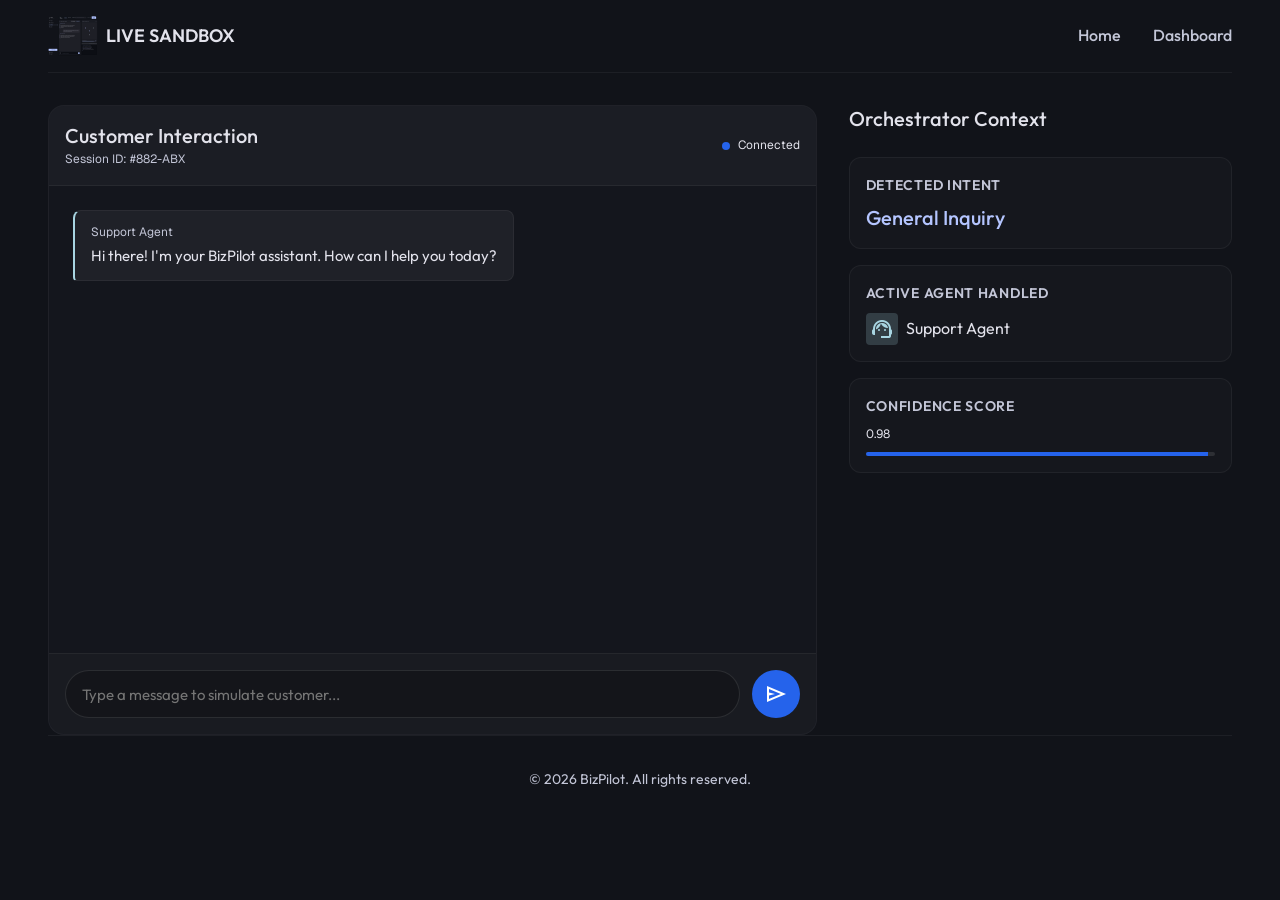
<file: frontend/chat.html>
<!DOCTYPE html>
<html lang="en">
<head>
    <meta charset="UTF-8">
    <meta name="viewport" content="width=device-width, initial-scale=1.0">
    <title>BizPilot | Live Chat Sandbox</title>
    <link rel="preconnect" href="https://fonts.googleapis.com">
    <link rel="preconnect" href="https://fonts.gstatic.com" crossorigin>
    <link href="https://fonts.googleapis.com/css2?family=Geist:wght@400;600&family=Outfit:wght@300;400;500;600&display=swap" rel="stylesheet">
    <link href="https://fonts.googleapis.com/css2?family=Material+Symbols+Outlined:opsz,wght,FILL,GRAD@24,400,0,0" rel="stylesheet">
    <link rel="stylesheet" href="css/style.css">
    <style>
        .chat-container {
            display: flex;
            height: 70vh;
            gap: var(--spacing-stack-lg);
        }
        
        .chat-window {
            flex: 2;
            display: flex;
            flex-direction: column;
            background: rgba(25, 27, 34, 0.5);
            border-radius: var(--radius-lg);
            border: 1px solid rgba(255, 255, 255, 0.05);
            overflow: hidden;
        }

        .chat-header {
            padding: 16px;
            background: rgba(255, 255, 255, 0.03);
            border-bottom: 1px solid rgba(255, 255, 255, 0.05);
            display: flex;
            align-items: center;
            justify-content: space-between;
        }

        .chat-messages {
            flex: 1;
            padding: 24px;
            overflow-y: auto;
            display: flex;
            flex-direction: column;
            gap: 16px;
        }

        .message {
            max-width: 80%;
            padding: 12px 16px;
            border-radius: var(--radius-default);
            font-size: 15px;
            line-height: 1.5;
        }

        .msg-user {
            align-self: flex-end;
            background: var(--color-primary-container);
            color: var(--color-on-primary-container);
            border-bottom-right-radius: 4px;
        }

        .msg-agent {
            align-self: flex-start;
            background: rgba(255, 255, 255, 0.05);
            color: var(--color-on-surface);
            border: 1px solid rgba(255, 255, 255, 0.05);
            border-bottom-left-radius: 4px;
        }

        .msg-agent.sales { border-left: 2px solid var(--agent-sales); }
        .msg-agent.support { border-left: 2px solid var(--agent-support); }
        .msg-agent.care { border-left: 2px solid var(--agent-care); }

        .chat-input {
            padding: 16px;
            background: rgba(255, 255, 255, 0.02);
            border-top: 1px solid rgba(255, 255, 255, 0.05);
            display: flex;
            gap: 12px;
        }

        .chat-input input {
            flex: 1;
            background: rgba(0, 0, 0, 0.2);
            border: 1px solid rgba(255, 255, 255, 0.1);
            color: white;
            padding: 12px 16px;
            border-radius: var(--radius-full);
            font-family: var(--font-family-primary);
            font-size: 15px;
        }
        
        .chat-input input:focus {
            outline: none;
            border-color: var(--color-primary-container);
        }

        .chat-input button {
            background: var(--color-primary-container);
            color: white;
            border: none;
            width: 48px;
            height: 48px;
            border-radius: 50%;
            display: flex;
            align-items: center;
            justify-content: center;
            cursor: pointer;
            transition: transform 0.2s;
        }
        
        .chat-input button:hover {
            transform: scale(1.05);
        }

        .agent-context {
            flex: 1;
            display: flex;
            flex-direction: column;
            gap: var(--spacing-stack-md);
        }
        
        .context-card {
            background: rgba(255, 255, 255, 0.02);
            border: 1px solid rgba(255, 255, 255, 0.05);
            border-radius: var(--radius-md);
            padding: 16px;
        }

    </style>
</head>
<body>

    <div class="container">
        <!-- Navigation -->
        <nav>
            <div class="logo-container">
                <img src="assets/live_sandbox.png" alt="Live Sandbox" style="height: 40px; border-radius: var(--radius-sm);">
                <span class="label-md" style="font-size: 18px; color: var(--color-on-surface); letter-spacing: 0;">Live Sandbox</span>
            </div>
            <div class="nav-links">
                <a href="index.html">Home</a>
                <a href="dashboard.html">Dashboard</a>
            </div>
        </nav>

        <div class="chat-container">
            <!-- Main Chat UI -->
            <div class="chat-window">
                <div class="chat-header">
                    <div>
                        <h3 class="headline-sm">Customer Interaction</h3>
                        <p class="mono-label" style="color: var(--color-on-surface-variant);">Session ID: #882-ABX</p>
                    </div>
                    <div style="display: flex; align-items: center; gap: 8px;">
                        <span class="status-dot"></span>
                        <span class="mono-label">Connected</span>
                    </div>
                </div>

                <div class="chat-messages" id="chat-messages">
                    <!-- Initial Welcome -->
                    <div class="message msg-agent support">
                        <div class="mono-label" style="margin-bottom: 4px; color: var(--color-on-surface-variant);">Support Agent</div>
                        Hi there! I'm your BizPilot assistant. How can I help you today?
                    </div>
                </div>

                <div class="chat-input">
                    <input type="text" id="chat-input-field" placeholder="Type a message to simulate customer..." autocomplete="off">
                    <button id="chat-send-btn">
                        <span class="material-symbols-outlined">send</span>
                    </button>
                </div>
            </div>

            <!-- Orchestrator Context Panel -->
            <div class="agent-context">
                <h3 class="headline-sm" style="margin-bottom: 8px;">Orchestrator Context</h3>
                
                <div class="context-card">
                    <div class="label-md" style="color: var(--color-on-surface-variant); margin-bottom: 8px;">Detected Intent</div>
                    <div class="headline-sm" id="detected-intent" style="color: var(--color-primary-fixed-dim);">General Inquiry</div>
                </div>

                <div class="context-card">
                    <div class="label-md" style="color: var(--color-on-surface-variant); margin-bottom: 8px;">Active Agent Handled</div>
                    <div style="display: flex; align-items: center; gap: 8px;">
                        <span class="agent-icon icon-support" id="active-agent-icon" style="width: 32px; height: 32px;">
                            <span class="material-symbols-outlined">support_agent</span>
                        </span>
                        <span class="body-md" id="active-agent-name">Support Agent</span>
                    </div>
                </div>
                
                <div class="context-card">
                    <div class="label-md" style="color: var(--color-on-surface-variant); margin-bottom: 8px;">Confidence Score</div>
                    <div class="mono-label" id="confidence-score">0.98</div>
                    <div style="height: 4px; background: rgba(255,255,255,0.1); border-radius: 2px; overflow: hidden; margin-top: 8px;">
                        <div style="height: 100%; width: 98%; background: var(--color-primary-container);" id="confidence-bar"></div>
                    </div>
                </div>
            </div>
        </div>
        
        <footer class="footer">
            <p>&copy; 2026 BizPilot. All rights reserved.</p>
        </footer>
    </div>

    <script>
        const messagesContainer = document.getElementById('chat-messages');
        const inputField = document.getElementById('chat-input-field');
        const sendBtn = document.getElementById('chat-send-btn');
        
        let ws;

        function connectWebSocket() {
            ws = new WebSocket('ws://localhost:8001/ws/chat');
            
            ws.onopen = function() {
                console.log("Connected to BizPilot Orchestrator");
            };
            
            ws.onmessage = function(event) {
                const data = JSON.parse(event.data);
                
                // Update Orchestrator Context UI
                document.getElementById('detected-intent').textContent = data.intent;
                document.getElementById('active-agent-name').textContent = data.agentName;
                document.getElementById('confidence-score').textContent = data.confidence.toFixed(2);
                document.getElementById('confidence-bar').style.width = `${data.confidence * 100}%`;
                
                let icon = 'support_agent';
                if (data.agentType === 'sales') icon = 'trending_up';
                else if (data.agentType === 'care') icon = 'favorite';
                
                document.getElementById('active-agent-icon').className = `agent-icon icon-${data.agentType}`;
                document.getElementById('active-agent-icon').innerHTML = `<span class="material-symbols-outlined">${icon}</span>`;
                
                // Add agent message
                messagesContainer.innerHTML += `
                    <div class="message msg-agent ${data.agentType}">
                        <div class="mono-label" style="margin-bottom: 4px; color: var(--color-on-surface-variant); text-transform: uppercase;">${data.agentName}</div>
                        ${data.response}
                    </div>
                `;
                messagesContainer.scrollTop = messagesContainer.scrollHeight;
            };
            
            ws.onclose = function() {
                console.log("Disconnected from BizPilot Orchestrator");
                setTimeout(connectWebSocket, 3000); // Try to reconnect
            };
        }

        connectWebSocket();

        sendBtn.addEventListener('click', sendMessage);
        inputField.addEventListener('keypress', function(e) {
            if (e.key === 'Enter') sendMessage();
        });

        function sendMessage() {
            const text = inputField.value.trim();
            if (!text || ws.readyState !== WebSocket.OPEN) return;

            // Add user message
            messagesContainer.innerHTML += `
                <div class="message msg-user">
                    ${text}
                </div>
            `;
            
            // Send to backend
            ws.send(JSON.stringify({ text: text }));
            
            inputField.value = '';
            messagesContainer.scrollTop = messagesContainer.scrollHeight;
        }
    </script>
</body>
</html>
</file>
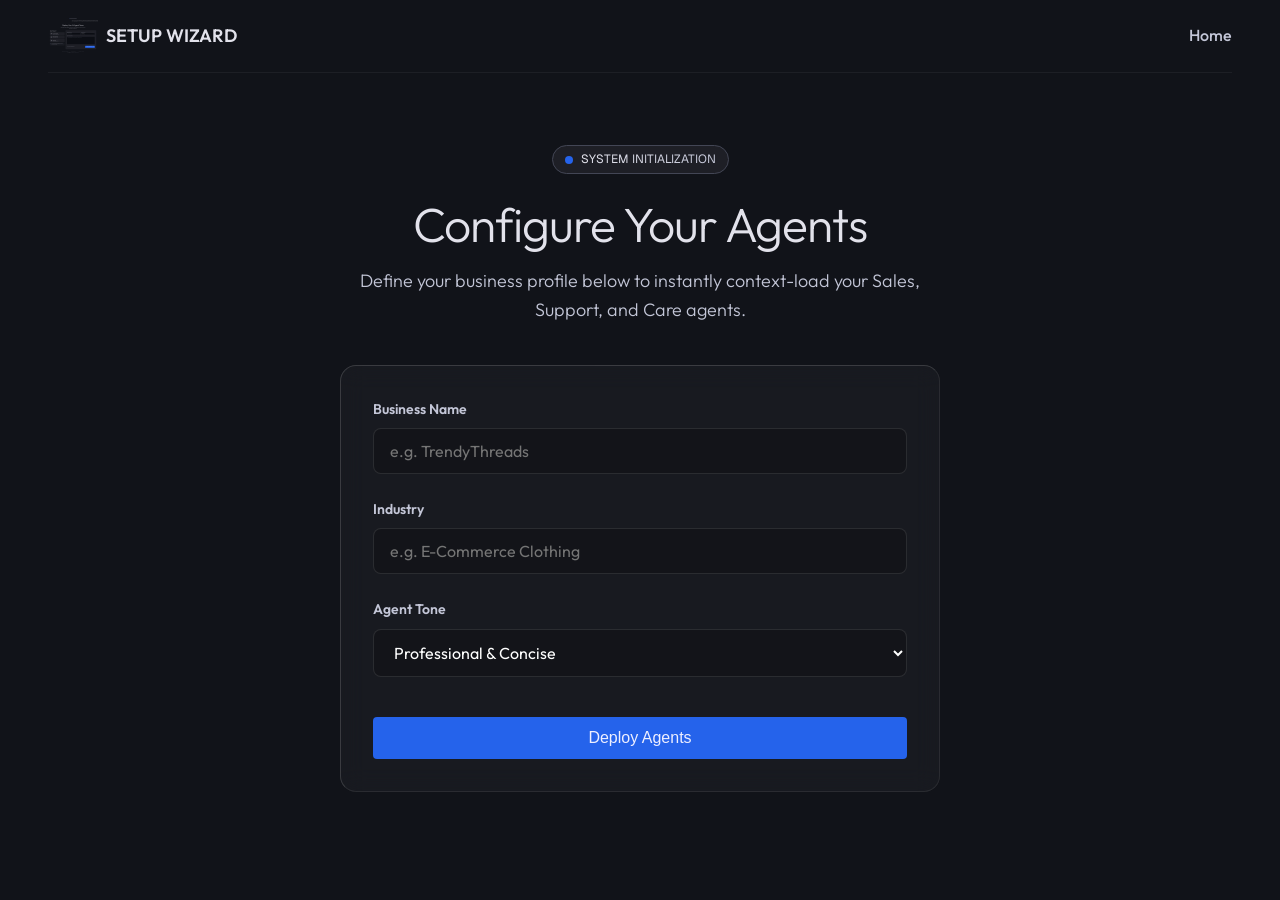
<file: frontend/setup.html>
<!DOCTYPE html>
<html lang="en">
<head>
    <meta charset="UTF-8">
    <meta name="viewport" content="width=device-width, initial-scale=1.0">
    <title>BizPilot | System Initialization</title>
    <link rel="preconnect" href="https://fonts.googleapis.com">
    <link rel="preconnect" href="https://fonts.gstatic.com" crossorigin>
    <link href="https://fonts.googleapis.com/css2?family=Geist:wght@400;600&family=Outfit:wght@300;400;500;600&display=swap" rel="stylesheet">
    <link rel="stylesheet" href="css/style.css">
    <style>
        .wizard-container {
            max-width: 600px;
            margin: 40px auto;
            text-align: center;
        }
        
        .form-group {
            margin-bottom: 24px;
            text-align: left;
        }
        
        .form-label {
            display: block;
            color: var(--color-on-surface-variant);
            margin-bottom: 8px;
            font-size: 14px;
            font-weight: 600;
        }
        
        .form-input {
            width: 100%;
            background: rgba(0, 0, 0, 0.2);
            border: 1px solid rgba(255, 255, 255, 0.1);
            color: white;
            padding: 12px 16px;
            border-radius: var(--radius-default);
            font-family: var(--font-family-primary);
            font-size: 16px;
        }
        
        .form-input:focus {
            outline: none;
            border-color: var(--color-primary-container);
        }
        
        .pulse-dot {
            animation: pulse 2s infinite;
        }
        @keyframes pulse {
            0% { transform: scale(0.95); opacity: 0.8; }
            50% { transform: scale(1.1); opacity: 1; }
            100% { transform: scale(0.95); opacity: 0.8; }
        }
    </style>
</head>
<body>

    <div class="container">
        <!-- Navigation -->
        <nav>
            <div class="logo-container">
                <img src="assets/setup_wizard.png" alt="Setup Wizard" style="height: 40px; border-radius: var(--radius-sm);">
                <span class="label-md" style="font-size: 18px; color: var(--color-on-surface); letter-spacing: 0;">Setup Wizard</span>
            </div>
            <div class="nav-links">
                <a href="index.html">Home</a>
            </div>
        </nav>

        <div class="wizard-container">
            <div style="display: inline-flex; items-center; gap: 8px; padding: 4px 12px; margin-bottom: 24px; border-radius: var(--radius-full); background: var(--color-surface-container); border: 1px solid var(--color-outline-variant);">
                <span class="status-dot pulse-dot" style="margin-top: 6px;"></span>
                <span class="mono-label text-gradient">SYSTEM INITIALIZATION</span>
            </div>
            
            <h1 class="display-lg" style="margin-bottom: 16px;">Configure Your Agents</h1>
            <p class="body-lg" style="color: var(--color-on-surface-variant); margin-bottom: 40px;">
                Define your business profile below to instantly context-load your Sales, Support, and Care agents.
            </p>
            
            <div class="glass-panel" style="padding: 32px;">
                <form id="setup-form">
                    <div class="form-group">
                        <label class="form-label">Business Name</label>
                        <input type="text" id="business_name" class="form-input" placeholder="e.g. TrendyThreads" required>
                    </div>
                    
                    <div class="form-group">
                        <label class="form-label">Industry</label>
                        <input type="text" id="industry" class="form-input" placeholder="e.g. E-Commerce Clothing" required>
                    </div>
                    
                    <div class="form-group">
                        <label class="form-label">Agent Tone</label>
                        <select id="tone" class="form-input" required>
                            <option value="Professional and Concise">Professional & Concise</option>
                            <option value="Friendly and Enthusiastic">Friendly & Enthusiastic</option>
                            <option value="Authoritative and Technical">Authoritative & Technical</option>
                        </select>
                    </div>
                    
                    <button type="submit" class="btn btn-primary" style="width: 100%; margin-top: 16px;">Deploy Agents</button>
                </form>
                
                <div id="success-msg" style="display: none; margin-top: 24px; color: var(--agent-support); font-weight: 500;">
                    Agents deployed successfully! Redirecting to Command Center...
                </div>
            </div>
        </div>
    </div>
    
    <script>
        document.getElementById('setup-form').addEventListener('submit', function(e) {
            e.preventDefault();
            
            const data = {
                business_name: document.getElementById('business_name').value,
                industry: document.getElementById('industry').value,
                tone: document.getElementById('tone').value
            };
            
            fetch('http://localhost:8001/api/initialize', {
                method: 'POST',
                headers: {
                    'Content-Type': 'application/json'
                },
                body: JSON.stringify(data)
            })
            .then(res => res.json())
            .then(resData => {
                document.getElementById('setup-form').style.display = 'none';
                document.getElementById('success-msg').style.display = 'block';
                
                setTimeout(() => {
                    window.location.href = 'dashboard.html';
                }, 2000);
            })
            .catch(err => {
                console.error("Error initializing system", err);
                alert("Failed to initialize. Is backend running?");
            });
        });
    </script>
</body>
</html>
</file>
<file: frontend/css/style.css>
:root {
  /* Colors - Intellectual Tones */
  --color-surface: #111319;
  --color-surface-dim: #111319;
  --color-surface-bright: #373940;
  --color-surface-container-lowest: #0c0e14;
  --color-surface-container-low: #191b22;
  --color-surface-container: #1e1f26;
  --color-surface-container-high: #282a30;
  --color-surface-container-highest: #33343b;
  --color-on-surface: #e2e2eb;
  --color-on-surface-variant: #c3c6d7;
  --color-inverse-surface: #e2e2eb;
  --color-inverse-on-surface: #2e3037;
  --color-outline: #8d90a0;
  --color-outline-variant: #434655;
  --color-surface-tint: #b4c5ff;
  
  --color-primary: #b4c5ff;
  --color-on-primary: #002a78;
  --color-primary-container: #2563eb;
  --color-on-primary-container: #eeefff;
  --color-inverse-primary: #0053db;
  --color-primary-fixed: #dbe1ff;
  --color-primary-fixed-dim: #b4c5ff;
  --color-on-primary-fixed: #00174b;
  --color-on-primary-fixed-variant: #003ea8;
  
  --color-secondary: #c0c1ff;
  --color-on-secondary: #1000a9;
  --color-secondary-container: #3131c0;
  --color-on-secondary-container: #b0b2ff;
  --color-secondary-fixed: #e1e0ff;
  --color-secondary-fixed-dim: #c0c1ff;
  --color-on-secondary-fixed: #07006c;
  --color-on-secondary-fixed-variant: #2f2ebe;
  
  --color-tertiary: #b9c8de;
  --color-on-tertiary: #233143;
  --color-tertiary-container: #5f6e82;
  --color-on-tertiary-container: #e8f1ff;
  --color-tertiary-fixed: #d4e4fa;
  --color-tertiary-fixed-dim: #b9c8de;
  --color-on-tertiary-fixed: #0d1c2d;
  --color-on-tertiary-fixed-variant: #39485a;
  
  --color-error: #ffb4ab;
  --color-on-error: #690005;
  --color-error-container: #93000a;
  --color-on-error-container: #ffdad6;
  
  --color-background: #111319;
  --color-on-background: #e2e2eb;
  --color-surface-variant: #33343b;

  /* Typography */
  --font-family-primary: 'Outfit', sans-serif;
  --font-family-mono: 'Geist', monospace;

  /* Spacing */
  --spacing-unit: 4px;
  --spacing-container-max: 1440px;
  --spacing-gutter: 24px;
  --spacing-margin-mobile: 16px;
  --spacing-margin-desktop: 48px;
  --spacing-stack-sm: 8px;
  --spacing-stack-md: 16px;
  --spacing-stack-lg: 32px;

  /* Border Radius */
  --radius-sm: 0.25rem;
  --radius-default: 0.5rem;
  --radius-md: 0.75rem;
  --radius-lg: 1rem;
  --radius-xl: 1.5rem;
  --radius-full: 9999px;
  
  /* Agent Accents */
  --agent-sales: #d97757; /* Terracotta */
  --agent-support: #a8d5e2; /* Muted Arctic */
  --agent-care: #e2c2a4; /* Champagne */
}

/* Reset */
* {
  box-sizing: border-box;
  margin: 0;
  padding: 0;
}

body {
  background-color: var(--color-background);
  color: var(--color-on-background);
  font-family: var(--font-family-primary);
  line-height: 1.6;
  font-size: 16px;
  font-weight: 400;
  overflow-x: hidden;
  -webkit-font-smoothing: antialiased;
}

/* Typography Classes */
.display-lg {
  font-size: 48px;
  font-weight: 300;
  line-height: 1.1;
  letter-spacing: -0.02em;
}

@media (max-width: 768px) {
  .display-lg {
    font-size: 32px;
    line-height: 1.2;
  }
}

.headline-md {
  font-size: 24px;
  font-weight: 400;
  line-height: 1.3;
}

.headline-sm {
  font-size: 20px;
  font-weight: 500;
  line-height: 1.4;
}

.body-lg {
  font-size: 18px;
  font-weight: 300;
}

.label-md {
  font-size: 14px;
  font-weight: 600;
  letter-spacing: 0.05em;
  text-transform: uppercase;
}

.mono-label {
  font-family: var(--font-family-mono);
  font-size: 12px;
  font-weight: 400;
}

/* Layout */
.container {
  max-width: var(--spacing-container-max);
  margin: 0 auto;
  padding: 0 var(--spacing-margin-desktop);
  display: flex;
  flex-direction: column;
}

@media (max-width: 768px) {
  .container {
    padding: 0 var(--spacing-margin-mobile);
  }
}

nav {
  display: flex;
  justify-content: space-between;
  align-items: center;
  padding: var(--spacing-stack-md) 0;
  border-bottom: 1px solid rgba(255, 255, 255, 0.05);
  margin-bottom: var(--spacing-stack-lg);
}

.logo-container {
  display: flex;
  align-items: center;
  gap: var(--spacing-stack-sm);
}

.logo-container img {
  height: 40px;
  width: auto;
}

.nav-links {
  display: flex;
  gap: var(--spacing-stack-lg);
}

.nav-links a {
  color: var(--color-on-surface-variant);
  text-decoration: none;
  font-weight: 500;
  transition: color 0.3s ease;
}

.nav-links a:hover {
  color: var(--color-on-surface);
}

/* Glassmorphism & Shapes */
.glass-panel {
  background: rgba(255, 255, 255, 0.03);
  backdrop-filter: blur(12px);
  -webkit-backdrop-filter: blur(12px);
  border: 1px solid;
  border-image: linear-gradient(to bottom right, rgba(255,255,255,0.1), transparent) 1;
  border-radius: var(--radius-lg);
  padding: var(--spacing-stack-lg);
}

/* For actual radius (border-image prevents border-radius in some browsers, so we use a wrapper or background approach) */
.glass-panel {
  border: 1px solid rgba(255, 255, 255, 0.08); /* Fallback */
  border-top-color: rgba(255, 255, 255, 0.15);
  border-left-color: rgba(255, 255, 255, 0.15);
}

.glass-panel-interactive {
  transition: all 0.3s ease;
  cursor: pointer;
}

.glass-panel-interactive:hover {
  background: rgba(255, 255, 255, 0.06);
  border-color: rgba(255, 255, 255, 0.2);
}

/* Agent Cards */
.agent-card {
  position: relative;
  overflow: hidden;
}

.agent-card.sales { border-left: 2px solid var(--agent-sales); }
.agent-card.support { border-left: 2px solid var(--agent-support); }
.agent-card.care { border-left: 2px solid var(--agent-care); }

/* Buttons */
.btn {
  display: inline-flex;
  align-items: center;
  justify-content: center;
  padding: 12px 24px;
  border-radius: var(--radius-sm);
  font-size: 16px;
  font-weight: 500;
  cursor: pointer;
  text-decoration: none;
  transition: all 0.2s ease;
  border: none;
}

.btn-primary {
  background-color: var(--color-primary-container);
  color: var(--color-on-primary-container);
}

.btn-primary:hover {
  background-color: #1d4ed8;
}

.btn-secondary {
  background: rgba(255, 255, 255, 0.05);
  color: var(--color-on-surface);
  border: 1px solid rgba(255, 255, 255, 0.1);
}

.btn-secondary:hover {
  background: rgba(255, 255, 255, 0.1);
}

/* Status Indicator */
.status-dot {
  display: inline-block;
  width: 8px;
  height: 8px;
  border-radius: 50%;
  background-color: var(--color-primary-container);
  transition: opacity 2s infinite alternate;
}

/* Hero Section */
.hero {
  display: flex;
  align-items: center;
  justify-content: space-between;
  min-height: 80vh;
  gap: var(--spacing-stack-lg);
  position: relative;
}

.hero-content {
  flex: 1;
  max-width: 600px;
  z-index: 2;
}

.hero-content h1 {
  margin-bottom: var(--spacing-stack-md);
}

.hero-content p {
  color: var(--color-on-surface-variant);
  margin-bottom: var(--spacing-stack-lg);
}

.hero-visual {
  flex: 1;
  position: relative;
  height: 500px;
  width: 100%;
  z-index: 1;
}

/* Hero Animation Canvas */
#hero-canvas {
  position: absolute;
  top: 0;
  left: 0;
  width: 100%;
  height: 100%;
  pointer-events: none;
}

/* Floating Elements */
.floating-card {
  position: absolute;
  width: 220px;
  padding: 16px;
  border-radius: var(--radius-default);
  background: rgba(30, 31, 38, 0.6);
  backdrop-filter: blur(16px);
  -webkit-backdrop-filter: blur(16px);
  border: 1px solid rgba(255, 255, 255, 0.08);
  box-shadow: 0 20px 40px rgba(0,0,0,0.4);
  animation: float 6s ease-in-out infinite;
  display: flex;
  flex-direction: column;
  gap: 8px;
}

.floating-card-sales {
  top: 10%;
  right: 10%;
  border-left: 2px solid var(--agent-sales);
  animation-delay: 0s;
}

.floating-card-support {
  top: 50%;
  right: 35%;
  border-left: 2px solid var(--agent-support);
  animation-delay: -2s;
}

.floating-card-care {
  bottom: 10%;
  right: 5%;
  border-left: 2px solid var(--agent-care);
  animation-delay: -4s;
}

@keyframes float {
  0% { transform: translateY(0px) rotate(0deg); }
  50% { transform: translateY(-15px) rotate(1deg); }
  100% { transform: translateY(0px) rotate(0deg); }
}

.agent-header {
  display: flex;
  align-items: center;
  gap: 8px;
}

.agent-icon {
  width: 24px;
  height: 24px;
  border-radius: var(--radius-sm);
  display: flex;
  align-items: center;
  justify-content: center;
}

.icon-sales { background: rgba(217, 119, 87, 0.2); color: var(--agent-sales); }
.icon-support { background: rgba(168, 213, 226, 0.2); color: var(--agent-support); }
.icon-care { background: rgba(226, 194, 164, 0.2); color: var(--agent-care); }

.agent-title {
  font-size: 14px;
  font-weight: 600;
  color: var(--color-on-surface);
}

.agent-metric {
  font-family: var(--font-family-mono);
  font-size: 12px;
  color: var(--color-on-surface-variant);
}

/* Feature Grid */
.features {
  display: grid;
  grid-template-columns: repeat(auto-fit, minmax(300px, 1fr));
  gap: var(--spacing-gutter);
  padding: var(--spacing-margin-desktop) 0;
}

.feature-icon {
  margin-bottom: var(--spacing-stack-md);
  color: var(--color-primary-container);
}

.footer {
  text-align: center;
  padding: var(--spacing-stack-lg) 0;
  border-top: 1px solid rgba(255, 255, 255, 0.05);
  color: var(--color-on-surface-variant);
  font-size: 14px;
}

/* Utilities */
.text-gradient {
  background: linear-gradient(to right, var(--color-on-surface), var(--color-on-surface-variant));
  -webkit-background-clip: text;
  -webkit-text-fill-color: transparent;
}
</file>
